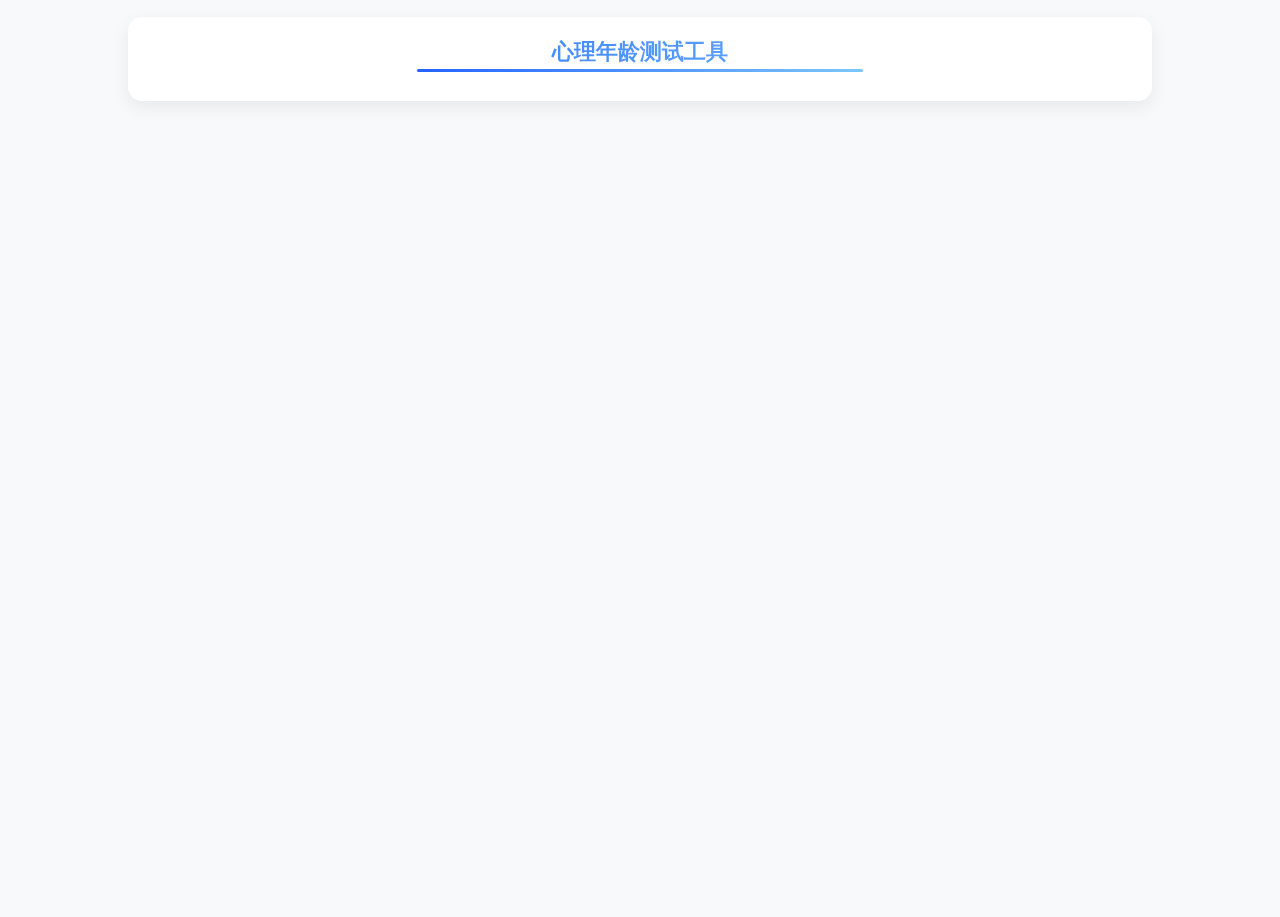
<file: frontend/index.html>
<!DOCTYPE html>
<html>
<head>
	<meta charset="utf-8">
	<meta name="viewport" content="width=device-width, initial-scale=1.0, maximum-scale=1.0, user-scalable=no">
	<title>心理年龄测试工具</title>
	<link rel="stylesheet" href="css/style.css">
</head>
<body>
	<div class="card">
		<div class="title1">心理年龄测试工具</div>
		<div class="line"></div>
	</div>
	<script src="js/main.js"></script>
</body>
</html>
</file>
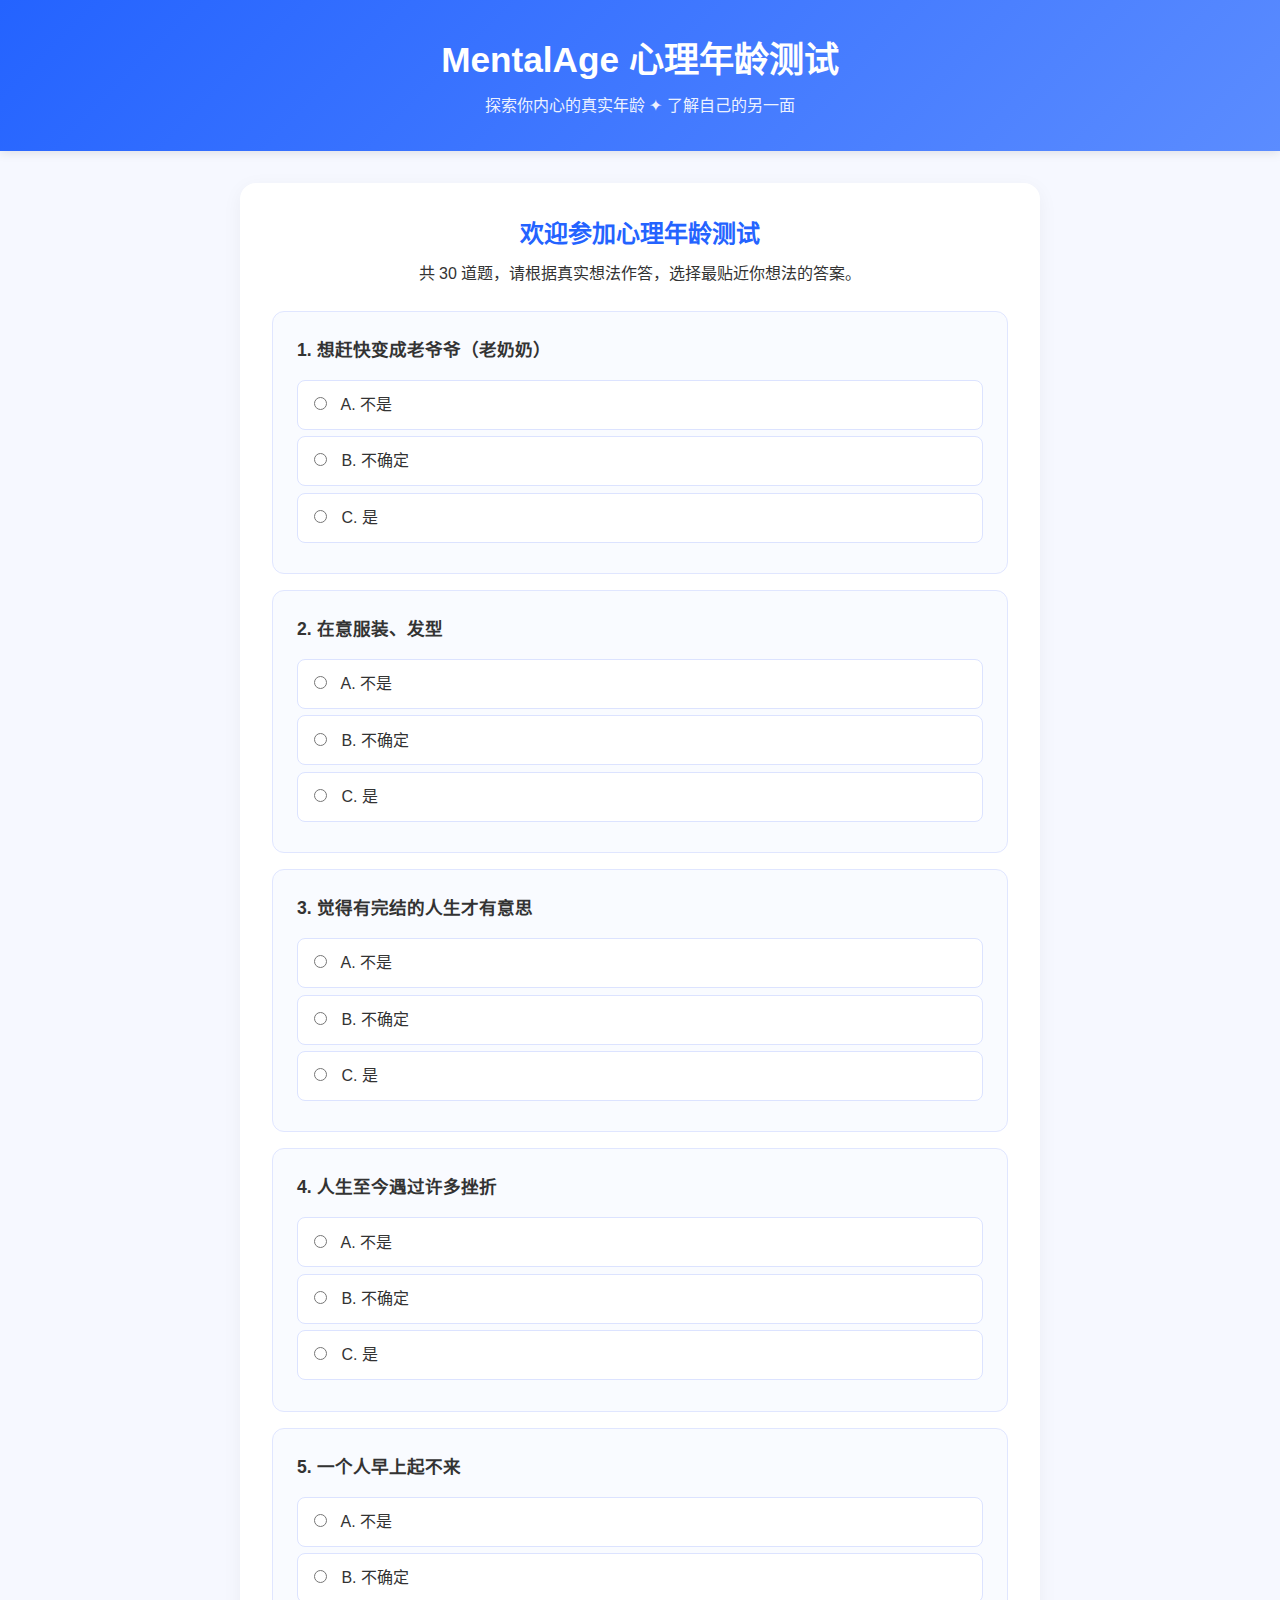
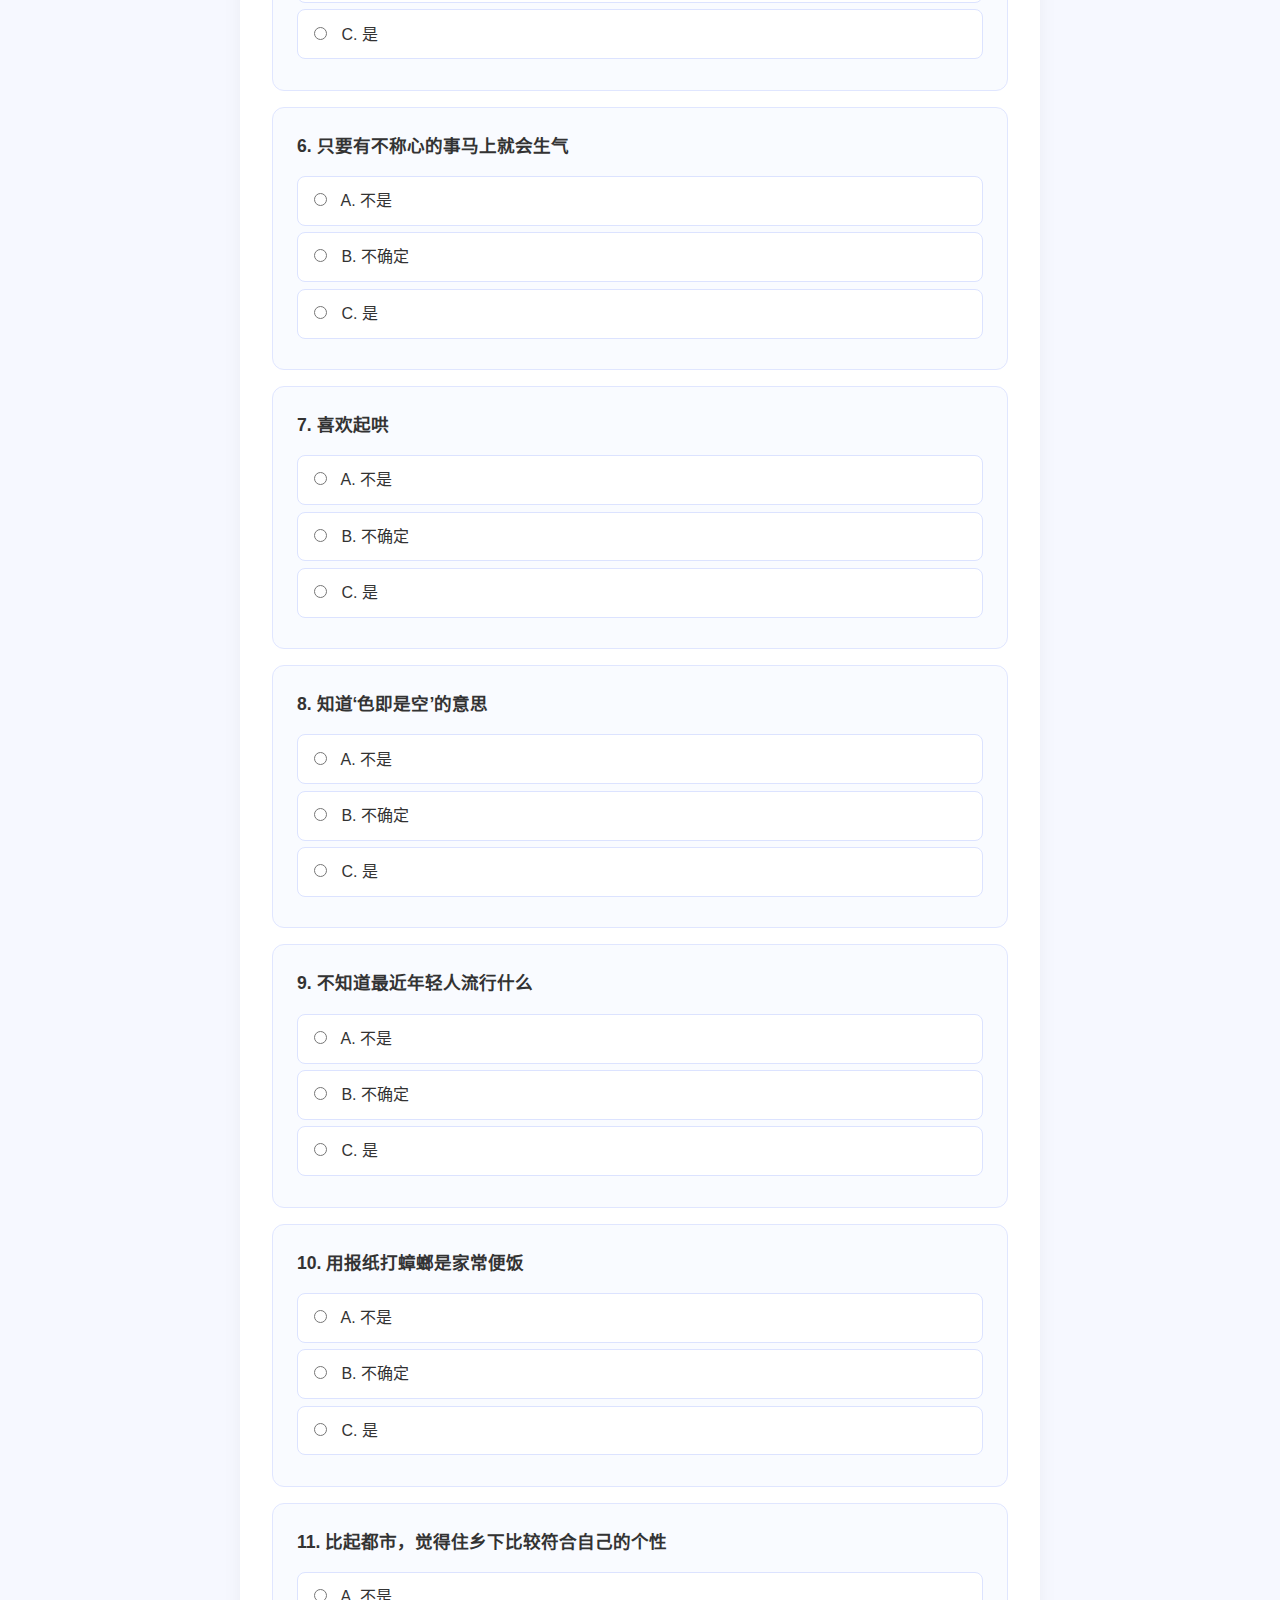
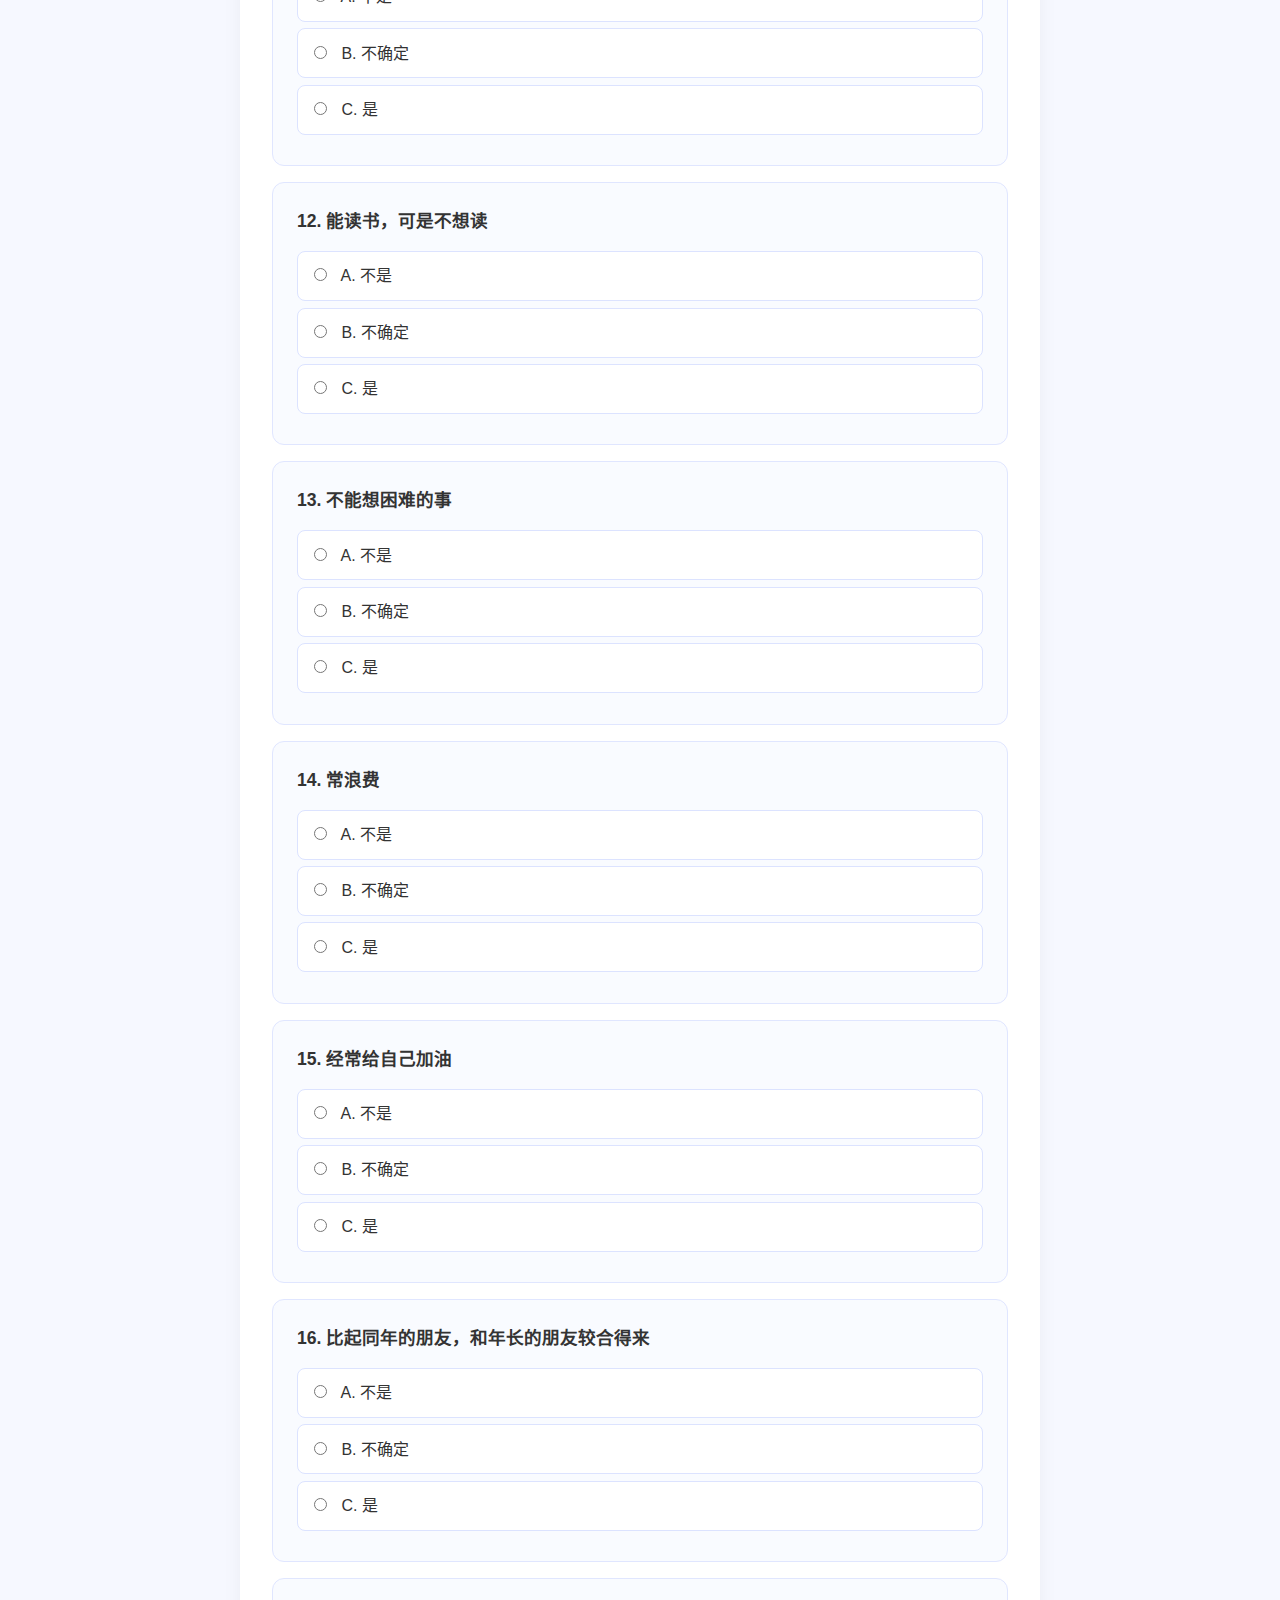
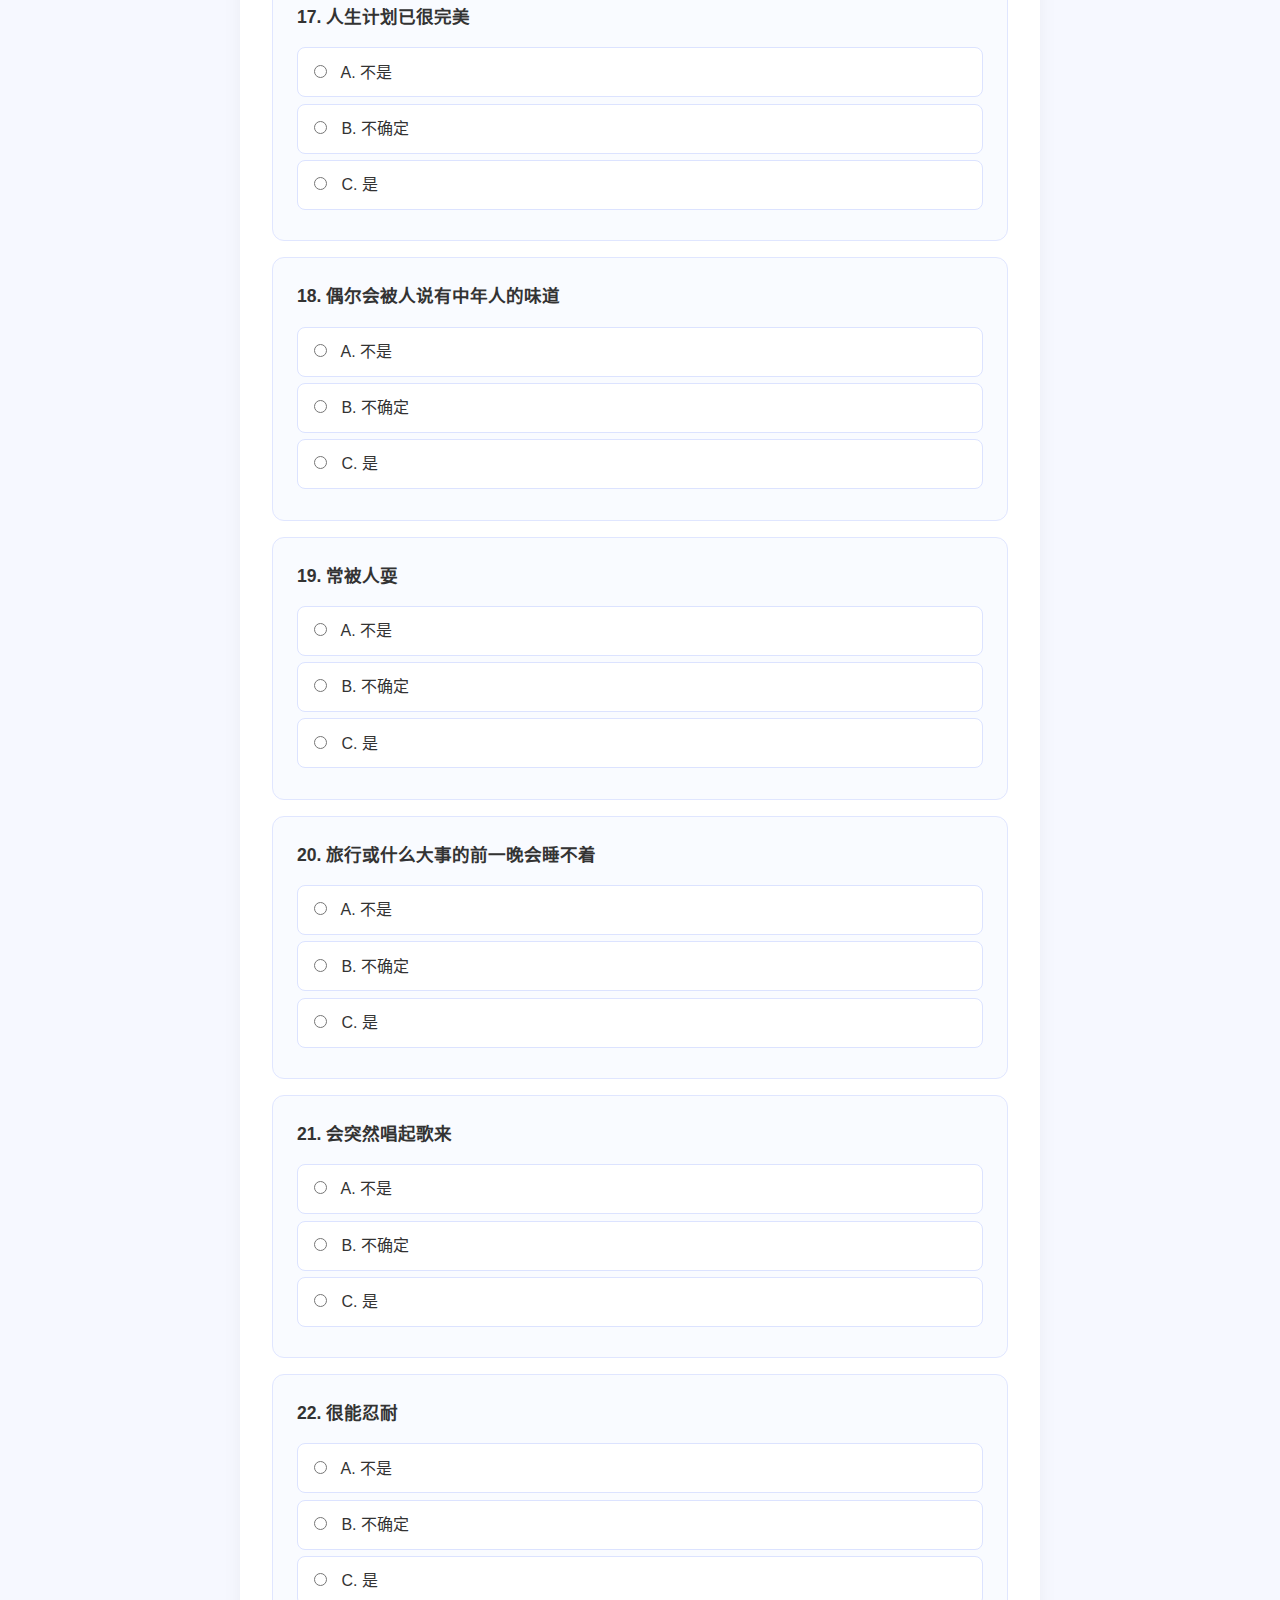
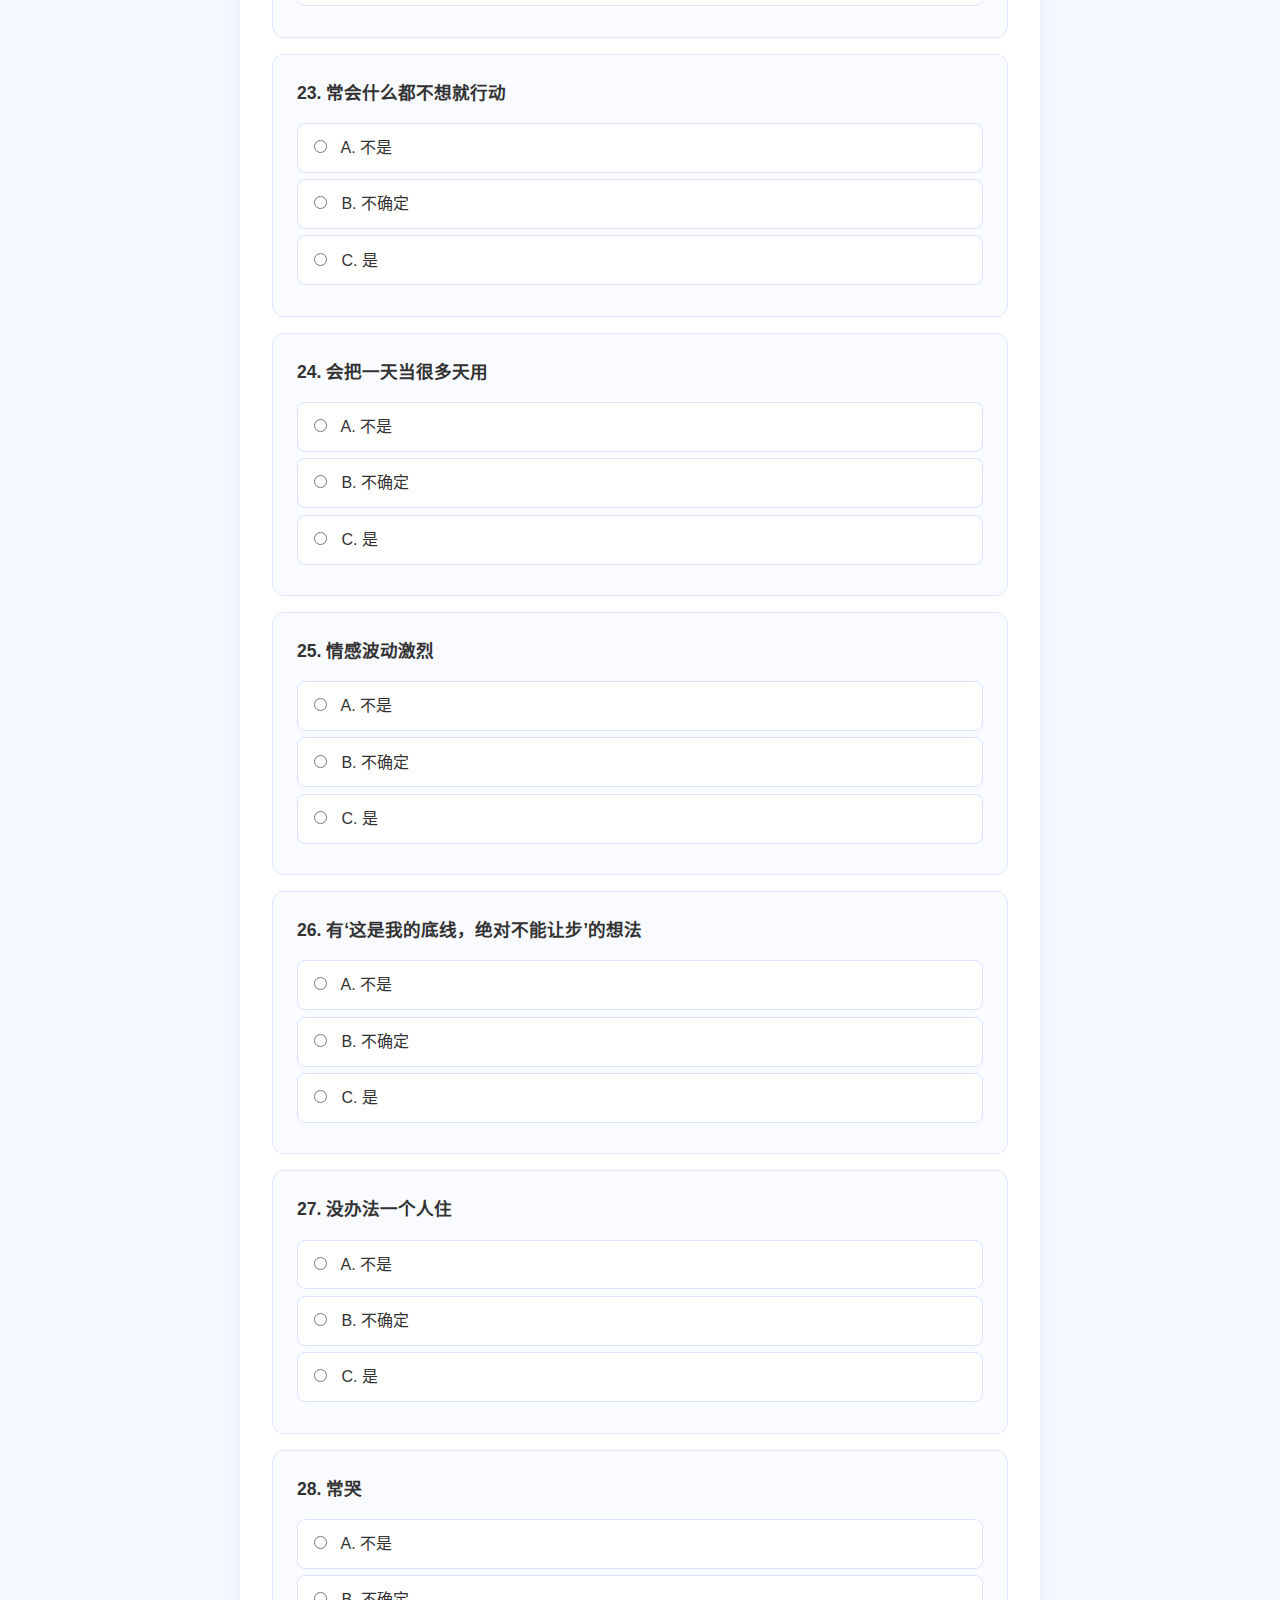
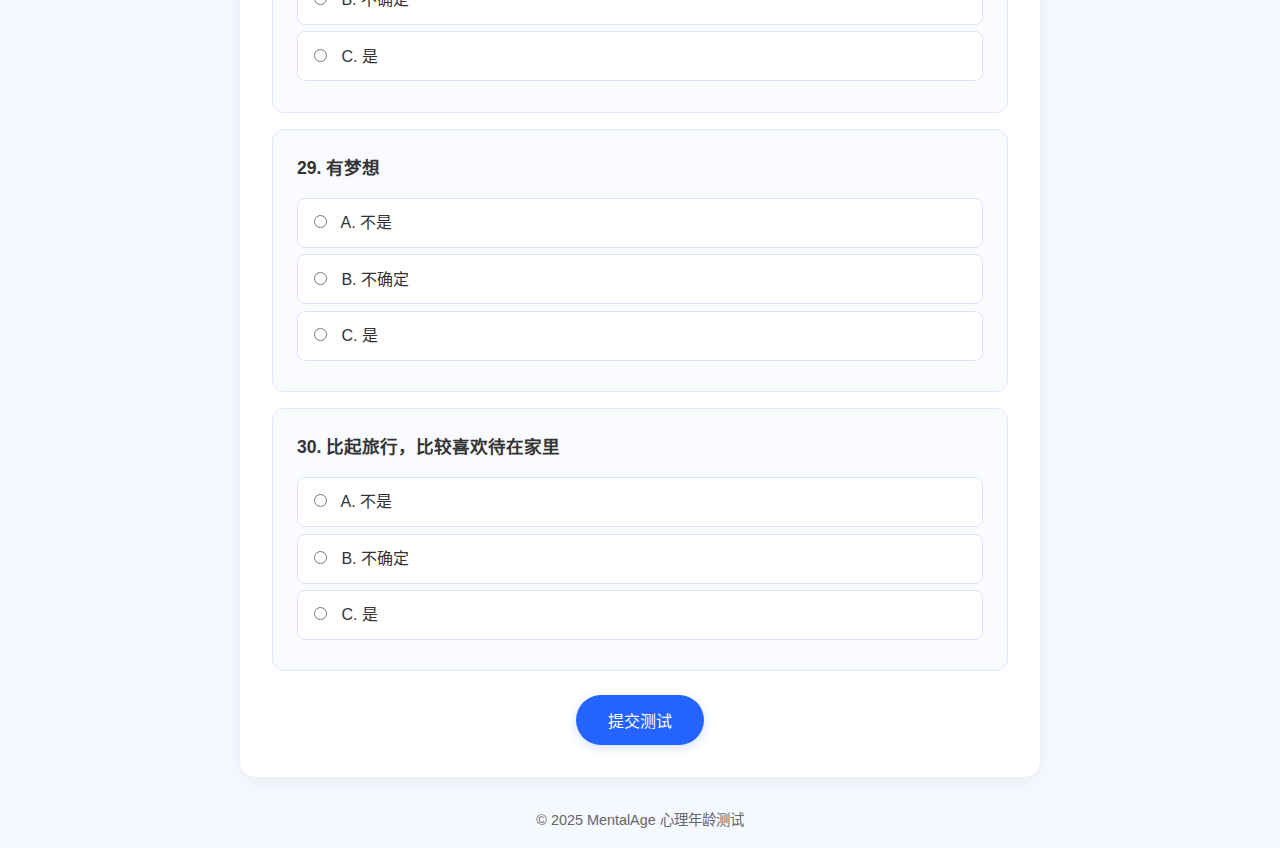
<file: frontend/test.html>
<!doctype html>
<html lang="zh-CN">
  <head>
    <meta charset="UTF-8" />
    <meta name="viewport" content="width=device-width, initial-scale=1.0" />
    <title>心理年龄测试 - MentalAge</title>
    <style>
      :root {
        --theme-color: #2463ff;
        --bg-gradient: linear-gradient(135deg, #2463ff 0%, #5b8cff 100%);
      }

      * {
        box-sizing: border-box;
        font-family: 'Segoe UI', 'Microsoft Yahei', sans-serif;
        margin: 0;
        padding: 0;
      }

      body {
        background: #f6f8ff;
        color: #333;
        line-height: 1.6;
      }

      header {
        background: var(--bg-gradient);
        color: white;
        text-align: center;
        padding: 2rem 1rem;
        box-shadow: 0 2px 10px rgba(0, 0, 0, 0.1);
      }

      header h1 {
        font-size: 2.2rem;
        margin-bottom: 0.3rem;
      }

      header p {
        opacity: 0.9;
        font-size: 1rem;
      }

      main {
        max-width: 800px;
        margin: 2rem auto;
        background: white;
        border-radius: 16px;
        box-shadow: 0 5px 20px rgba(0, 0, 0, 0.05);
        padding: 2rem;
      }

      .intro {
        text-align: center;
        margin-bottom: 1.5rem;
      }

      .intro h2 {
        color: var(--theme-color);
        font-size: 1.5rem;
        margin-bottom: 0.5rem;
      }

      .question-card {
        background: #f9fbff;
        border: 1px solid #e0e6ff;
        border-radius: 12px;
        padding: 1.5rem;
        margin-bottom: 1rem;
        transition: 0.3s ease;
      }

      .question-card:hover {
        box-shadow: 0 4px 10px rgba(36, 99, 255, 0.15);
        transform: translateY(-2px);
      }

      .question {
        font-weight: bold;
        font-size: 1.1rem;
        margin-bottom: 1rem;
      }

      .options label {
        display: block;
        background: white;
        border: 1px solid #dce3ff;
        padding: 0.7rem 1rem;
        border-radius: 8px;
        margin: 0.4rem 0;
        cursor: pointer;
        transition: all 0.25s ease;
      }

      .options label:hover {
        border-color: var(--theme-color);
        background: #f0f4ff;
      }

      input[type='radio'] {
        margin-right: 10px;
        accent-color: var(--theme-color);
      }

      .btn-area {
        text-align: center;
        margin-top: 1.5rem;
      }

      button {
        background: var(--theme-color);
        color: white;
        border: none;
        padding: 0.8rem 2rem;
        border-radius: 50px;
        font-size: 1rem;
        cursor: pointer;
        transition: 0.3s;
        box-shadow: 0 3px 10px rgba(36, 99, 255, 0.2);
      }

      button:hover {
        background: #1747cc;
      }

      .result-box {
        margin-top: 2rem;
        background: #eef3ff;
        border-radius: 10px;
        padding: 1rem;
        display: none;
        text-align: center;
        border: 1px solid #d5deff;
      }

      .result-box h3 {
        color: var(--theme-color);
        margin-bottom: 0.5rem;
      }

      footer {
        text-align: center;
        color: #666;
        font-size: 0.9rem;
        margin: 2rem 0 1rem;
      }

      footer a {
        color: var(--theme-color);
        text-decoration: none;
      }
      /* 🔽 新增：移动端自适应样式 */
      @media (max-width: 768px) {
        header h1 {
          font-size: 1.6rem; /* 手机端标题变小 */
          font-weight: 600;
          letter-spacing: 0.5px;
        }
        header p {
          font-size: 0.9rem;
        }
        .intro h2 {
          font-size: 1.2rem;
        }
        main {
          padding: 1.2rem;
        }
        button {
          padding: 0.7rem 1.5rem;
          font-size: 0.9rem;
        }
        .question {
          font-size: 1rem;
        }
        .options label {
          font-size: 0.95rem;
        }
      }
    </style>
  </head>

  <body>
    <header>
      <h1>MentalAge 心理年龄测试</h1>
      <p>探索你内心的真实年龄 ✦ 了解自己的另一面</p>
    </header>

    <main>
      <div class="intro">
        <h2>欢迎参加心理年龄测试</h2>
        <p>共 30 道题，请根据真实想法作答，选择最贴近你想法的答案。</p>
      </div>

      <div id="questionContainer"></div>

      <div class="btn-area">
        <button onclick="submitTest()">提交测试</button>
      </div>

      <div class="result-box" id="resultBox">
        <h3>测试结果</h3>
        <p id="resultText">（此处稍后填写结果展示逻辑）</p>
      </div>
    </main>

    <footer>© 2025 MentalAge 心理年龄测试</footer>

    <script>
      const questions = [
        '想赶快变成老爷爷（老奶奶）',
        '在意服装、发型',
        '觉得有完结的人生才有意思',
        '人生至今遇过许多挫折',
        '一个人早上起不来',
        '只要有不称心的事马上就会生气',
        '喜欢起哄',
        '知道‘色即是空’的意思',
        '不知道最近年轻人流行什么',
        '用报纸打蟑螂是家常便饭',
        '比起都市，觉得住乡下比较符合自己的个性',
        '能读书，可是不想读',
        '不能想困难的事',
        '常浪费',
        '经常给自己加油',
        '比起同年的朋友，和年长的朋友较合得来',
        '人生计划已很完美',
        '偶尔会被人说有中年人的味道',
        '常被人耍',
        '旅行或什么大事的前一晚会睡不着',
        '会突然唱起歌来',
        '很能忍耐',
        '常会什么都不想就行动',
        '会把一天当很多天用',
        '情感波动激烈',
        '有‘这是我的底线，绝对不能让步’的想法',
        '没办法一个人住',
        '常哭',
        '有梦想',
        '比起旅行，比较喜欢待在家里',
      ]

      const options = [
        { label: 'A', text: '不是', val: 1 },
        { label: 'B', text: '不确定', val: 2 },
        { label: 'C', text: '是', val: 3 },
      ]

      const container = document.getElementById('questionContainer')

      questions.forEach((q, i) => {
        const div = document.createElement('div')
        div.className = 'question-card'
        div.innerHTML = `
        <div class="question">${i + 1}. ${q}</div>
        <div class="options">
          ${options
            .map(
              (opt) => `
            <label>
              <input type="radio" name="q${i}" value="${opt.val}"> ${opt.label}. ${opt.text}
            </label>
          `
            )
            .join('')}
        </div>
      `
        container.appendChild(div)
      })

      function submitTest() {
        const resultBox = document.getElementById('resultBox')
        const resultText = document.getElementById('resultText')
        let total = 0
        let answered = 0

        questions.forEach((_, i) => {
          const choice = document.querySelector(`input[name="q${i}"]:checked`)
          if (choice) {
            total += Number(choice.value)
            answered++
          }
        })

        if (answered < questions.length) {
          alert('请答完所有题目再提交！')
          return
        }

        // 临时结果展示逻辑
        resultBox.style.display = 'block'
        resultText.innerHTML = `你已完成测试，共 ${questions.length} 题。<br>总分：<strong>${total}</strong>。`
        resultBox.scrollIntoView({ behavior: 'smooth' })
      }
    </script>
  </body>
</html>
</file>
<file: frontend/css/style.css>
/* =========================
   一、通用重置与全局设置
   ========================= */
/* 全局统一 */
*,
*::before,
*::after {
  margin: 0;
  padding: 0;
  box-sizing: border-box;
}

html {
  font-size: 15px;
  -webkit-text-size-adjust: 100%;
  scroll-behavior: smooth;
  overscroll-behavior: none;
}

body {
  font-family:
    -apple-systrem, BlinkMacSystremFont, "Segoe UI", Roboto, "Helvetica Neue",
    Arial, sans-serif;
  line-height: 1.4;
  background-color: #f8f9fb;
  -webkit-font-smoothing: antialiased;
  text-rendering: optimizeLegibility;
  min-height: 100vh;
}

/* =========================
   二、CSS 变量（主题系统）
   ========================= */
:root {
  --radius: 14px;
  --shadow: 0 6px 18px rgba(33, 33, 33, 0.08);
}

/* =========================
   三、通用UI组件
   ========================= */
.card {
  background: #fff;
  border-radius: var(--radius);
  box-shadow: var(--shadow);
  padding: 1rem;
  margin: 1rem auto;
  width: 90%;
}

/* =========================
   四、创建元素样式
   ========================= */
.title1 {
  font-weight: 600;
  font-size: 1.3rem;
  line-height: 1.6;
  text-align: center;
  background: linear-gradient(90deg, #2463ff, #7ac7ff);
  -webkit-text-fill-color: transparent;
  background-clip: text;
}

.line {
  width: 45%;
  height: 3px;
  border-radius: 3px;
  margin: 0 auto 12px;
  background: linear-gradient(90deg, #2463ff, #7ac7ff);
}

/* =========================
   五、响应式设计
   ========================= */

/* 平板（>768px） */
@media (min-width: 768px) {
  html {
    font-size: 16px;
  }

  .card {
    width: 85%;
  }
}

/* 桌面端（>1024px） */
@media (min-width: 1024px) {
  html {
    font-size: 17px;
  }

  .card {
    width: 80%;
  }
}

/* 超大屏（>1440px） */
@media (min-width: 1440px) {
  html {
    font-size: 18px;
  }

  .card {
    max-width: 1400px;
  }
}
</file>
